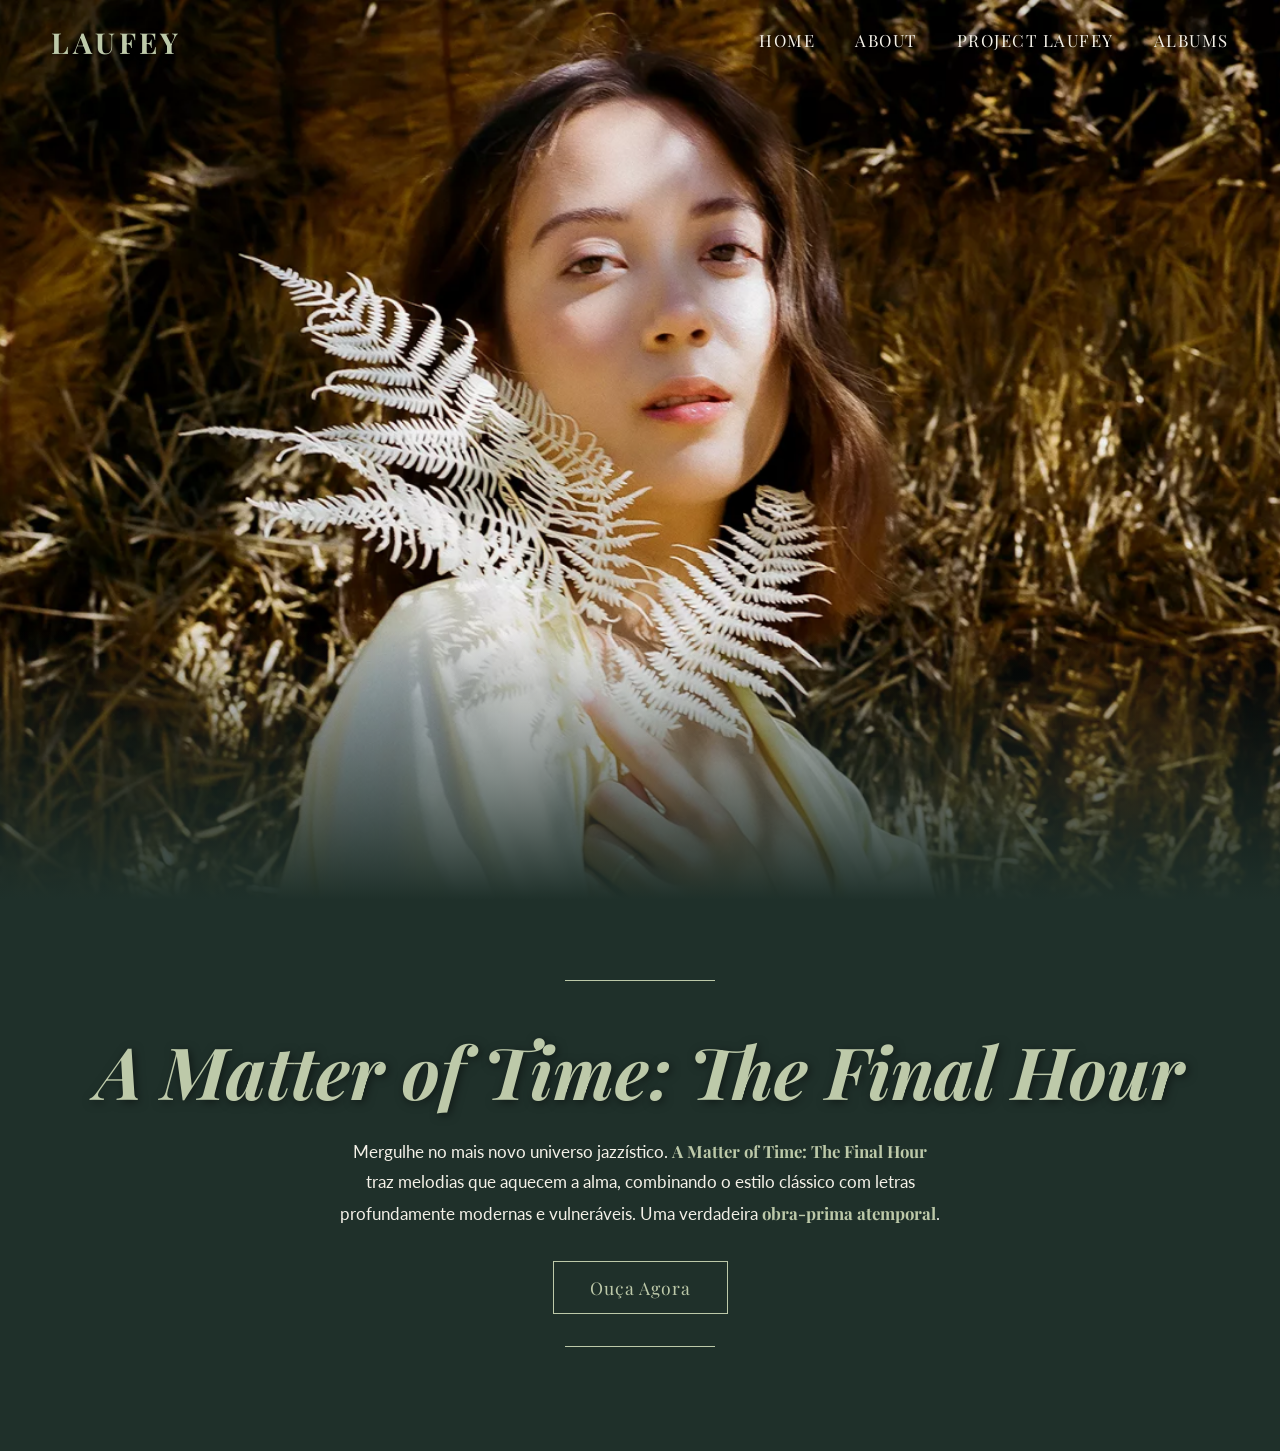
<file: index.html>
<!DOCTYPE html>
<html lang="pt-BR">
<head>
    <meta charset="UTF-8">
    <meta name="viewport" content="width=device-width, initial-scale=1.0">
    <title>Laufey Fanpage</title>
    <link rel="preconnect" href="https://fonts.googleapis.com">
    <link rel="preconnect" href="https://fonts.gstatic.com" crossorigin>
    <link href="https://fonts.googleapis.com/css2?family=Lato:wght@400;700&family=Playfair+Display:wght@400;600;700&display=swap" rel="stylesheet">
    <link rel="stylesheet" href="art.css">
    <link rel="stylesheet" href="site-header.css">
  </head>
  <body class="home-page">
  <header class="hero site-header">
    <a class="site-header__brand" href="index.html" aria-label="Laufey — página inicial">LAUFEY</a>
    <nav class="site-header__nav" aria-label="Navegação principal">
      <ul class="site-header__menu">
        <li><a href="index.html" aria-current="page">Home</a></li>
        <li><a href="about.html">About</a></li>
        <li><a href="project-laufey.html">Project Laufey</a></li>
        <li><a href="discografia.html">Albums</a></li>
      </ul>
    </nav>
  </header>

    <main class="content" id="home">
      <div class="decoration-line"></div>
      <h1 class="title">A Matter of Time: The Final Hour</h1>
      <p class="description">
        Mergulhe no mais novo universo jazzístico.
        <span class="highlight">A Matter of Time: The Final Hour</span> traz melodias que aquecem a alma,
        combinando o estilo clássico com letras profundamente modernas e vulneráveis.
        Uma verdadeira <span class="highlight">obra-prima atemporal</span>.
      </p>
      <a href="https://open.spotify.com/intl-pt/album/4DWK6TLXHl1fly2zi5RlO7" target="_blank" rel="noopener noreferrer" class="btn">Ouça Agora</a>
      <div class="decoration-line"></div>
    </main>
  </body>
</html>
</file>
<file: art.css>
:root {
  --accent: #BDC9A9;
  --accent-dark: #526A55;
  --white: #F4F1E8;
  --dark-bg: #1F302A;
  --line-color: rgba(189, 201, 169, 0.3);
}

* {
  box-sizing: border-box;
}

html {
  scroll-behavior: smooth;
}

body {
  margin: 0;
  overflow-x: hidden;
}

.home-page {
  min-height: 100vh;
  background-color: var(--dark-bg);
  color: var(--white);
  font-family: 'Lato', sans-serif;
}

.home-page .hero {
  position: relative;
  width: 100%;
  height: 100vh;
  height: 100svh;
  min-height: 520px;
  background: url('matter-of-time-final-hour.png') center / cover no-repeat;
}

.home-page .hero.site-header:not(.hero--discografia) .site-header__menu a {
  color: var(--white);
  text-shadow: 0 1px 5px rgba(0, 0, 0, 0.75);
}

.home-page .hero.site-header:not(.hero--discografia) .site-header__brand {
  text-shadow: 0 1px 5px rgba(0, 0, 0, 0.75);
}

.home-page .hero::after {
  position: absolute;
  right: 0;
  bottom: 0;
  left: 0;
  height: 30%;
  background: linear-gradient(to top, var(--dark-bg), transparent);
  content: '';
  pointer-events: none;
}

.home-page .hero nav {
  position: absolute;
  z-index: 10;
  top: 0;
  display: flex;
  width: 100%;
  justify-content: center;
  padding: 30px 24px;
}

.home-page nav ul {
  display: flex;
  flex-wrap: wrap;
  justify-content: center;
  gap: 20px 40px;
  margin: 0;
  padding: 0;
  list-style: none;
}

.home-page nav a {
  color: var(--white);
  font-family: 'Playfair Display', serif;
  font-size: 1.05rem;
  letter-spacing: 1.5px;
  text-decoration: none;
  text-transform: uppercase;
  transition: color 0.3s ease;
}

.home-page nav a:hover,
.home-page nav a:focus-visible {
  color: var(--accent);
}

.home-page .content {
  position: relative;
  z-index: 5;
  padding: 48px 20px 72px;
  text-align: center;
}

.home-page .subtitle {
  margin-bottom: 10px;
  color: var(--white);
  font-size: 0.95rem;
  letter-spacing: 3px;
  text-transform: uppercase;
}

.home-page .title {
  margin-bottom: 24px;
  color: var(--accent);
  font-family: 'Playfair Display', serif;
  font-size: clamp(2.6rem, 8vw, 4.5rem);
  font-style: italic;
  line-height: 1.15;
  text-shadow: 2px 2px 10px rgba(0, 0, 0, 0.5);
}

.home-page .description {
  max-width: 600px;
  margin: 0 auto 32px;
  color: var(--white);
  font-size: 1.05rem;
  line-height: 1.8;
}

.home-page .highlight {
  color: var(--accent);
  font-family: 'Playfair Display', serif;
  font-weight: 700;
}

.home-page .btn {
  display: inline-block;
  padding: 14px 36px;
  border: 1px solid var(--accent);
  background: transparent;
  color: var(--accent);
  font-family: 'Playfair Display', serif;
  font-size: 1.1rem;
  letter-spacing: 1px;
  text-decoration: none;
  transition: background-color 0.3s ease, color 0.3s ease;
}

.home-page .btn:hover,
.home-page .btn:focus-visible {
  background-color: var(--accent);
  color: var(--dark-bg);
}

.home-page .decoration-line {
  width: 150px;
  height: 1px;
  margin: 32px auto;
  background-color: var(--accent);
}

@media (max-width: 600px) {
  .home-page .hero nav {
    padding: 24px 16px;
  }

  .home-page nav ul {
    gap: 14px 20px;
  }

  .home-page nav a {
    font-size: 0.82rem;
    letter-spacing: 1px;
  }

  .home-page .content {
    padding-right: 18px;
    padding-left: 18px;
  }
}
</file>
<file: site-header.css>
/* Cabeçalho compartilhado. O tema adapta-se ao fundo escuro da home e ao fundo claro da biografia. */
.site-header {
  display: flex;
  align-items: flex-start;
  justify-content: space-between;
  gap: 24px;
  padding: 28px clamp(20px, 4vw, 56px);
}

.home-page .hero.site-header {
  position: relative;
}

.site-header__brand {
  position: relative;
  z-index: 11;
  flex: 0 0 auto;
  color: var(--accent);
  font-family: 'Playfair Display', serif;
  font-size: clamp(1.35rem, 2.5vw, 1.8rem);
  font-weight: 700;
  letter-spacing: 0.12em;
  line-height: 1;
  text-decoration: none;
}

.site-header__nav {
  position: relative;
  z-index: 11;
}

.home-page .hero.site-header .site-header__nav {
  position: relative;
  top: auto;
  display: block;
  width: auto;
  justify-content: initial;
  padding: 0;
}

.site-header__menu {
  display: flex;
  flex-wrap: wrap;
  justify-content: flex-end;
  gap: 16px 30px;
  margin: 0;
  padding: 0;
  list-style: none;
}

.site-header__menu a {
  display: inline-block;
  color: var(--white);
  font-family: 'Playfair Display', serif;
  font-size: 0.95rem;
  letter-spacing: 1.3px;
  line-height: 1.5;
  text-decoration: none;
  text-transform: uppercase;
  transition: color 0.3s ease;
}

.site-header__menu a:hover,
.site-header__menu a[aria-current='page'] {
  color: var(--accent);
}

.site-header__brand:focus-visible,
.site-header__menu a:focus-visible {
  outline: 2px solid var(--accent);
  outline-offset: 5px;
}

/* A biografia usa a mesma paleta natural em uma composição clara. */
.bio-page {
  --accent: var(--accent-dark);
  --dark-bg: #26362F;
  --line-color: rgba(82, 106, 85, 0.3);
}

.bio-page .site-header--light {
  position: sticky;
  z-index: 50;
  top: 0;
  align-items: center;
  border-bottom: 1px solid var(--line-color);
  background-color: rgba(244, 241, 232, 0.94);
  padding-top: 20px;
  padding-bottom: 20px;
}

.bio-page .site-header--light .site-header__brand {
  color: var(--accent);
}

.bio-page .site-header--light .site-header__menu a {
  color: var(--dark-bg);
}

.bio-page .site-header--light .site-header__menu a:hover,
.bio-page .site-header--light .site-header__menu a[aria-current='page'] {
  color: var(--accent);
}

@media (max-width: 700px) {
  .site-header {
    align-items: center;
    flex-direction: column;
    gap: 18px;
    padding: 22px 16px;
  }

  .site-header__menu {
    justify-content: center;
    gap: 12px 20px;
  }

  .site-header__menu a {
    font-size: 0.82rem;
    letter-spacing: 0.9px;
  }
}

@media (prefers-reduced-motion: reduce) {
  .site-header__menu a {
    transition: none;
  }
}
</file>
